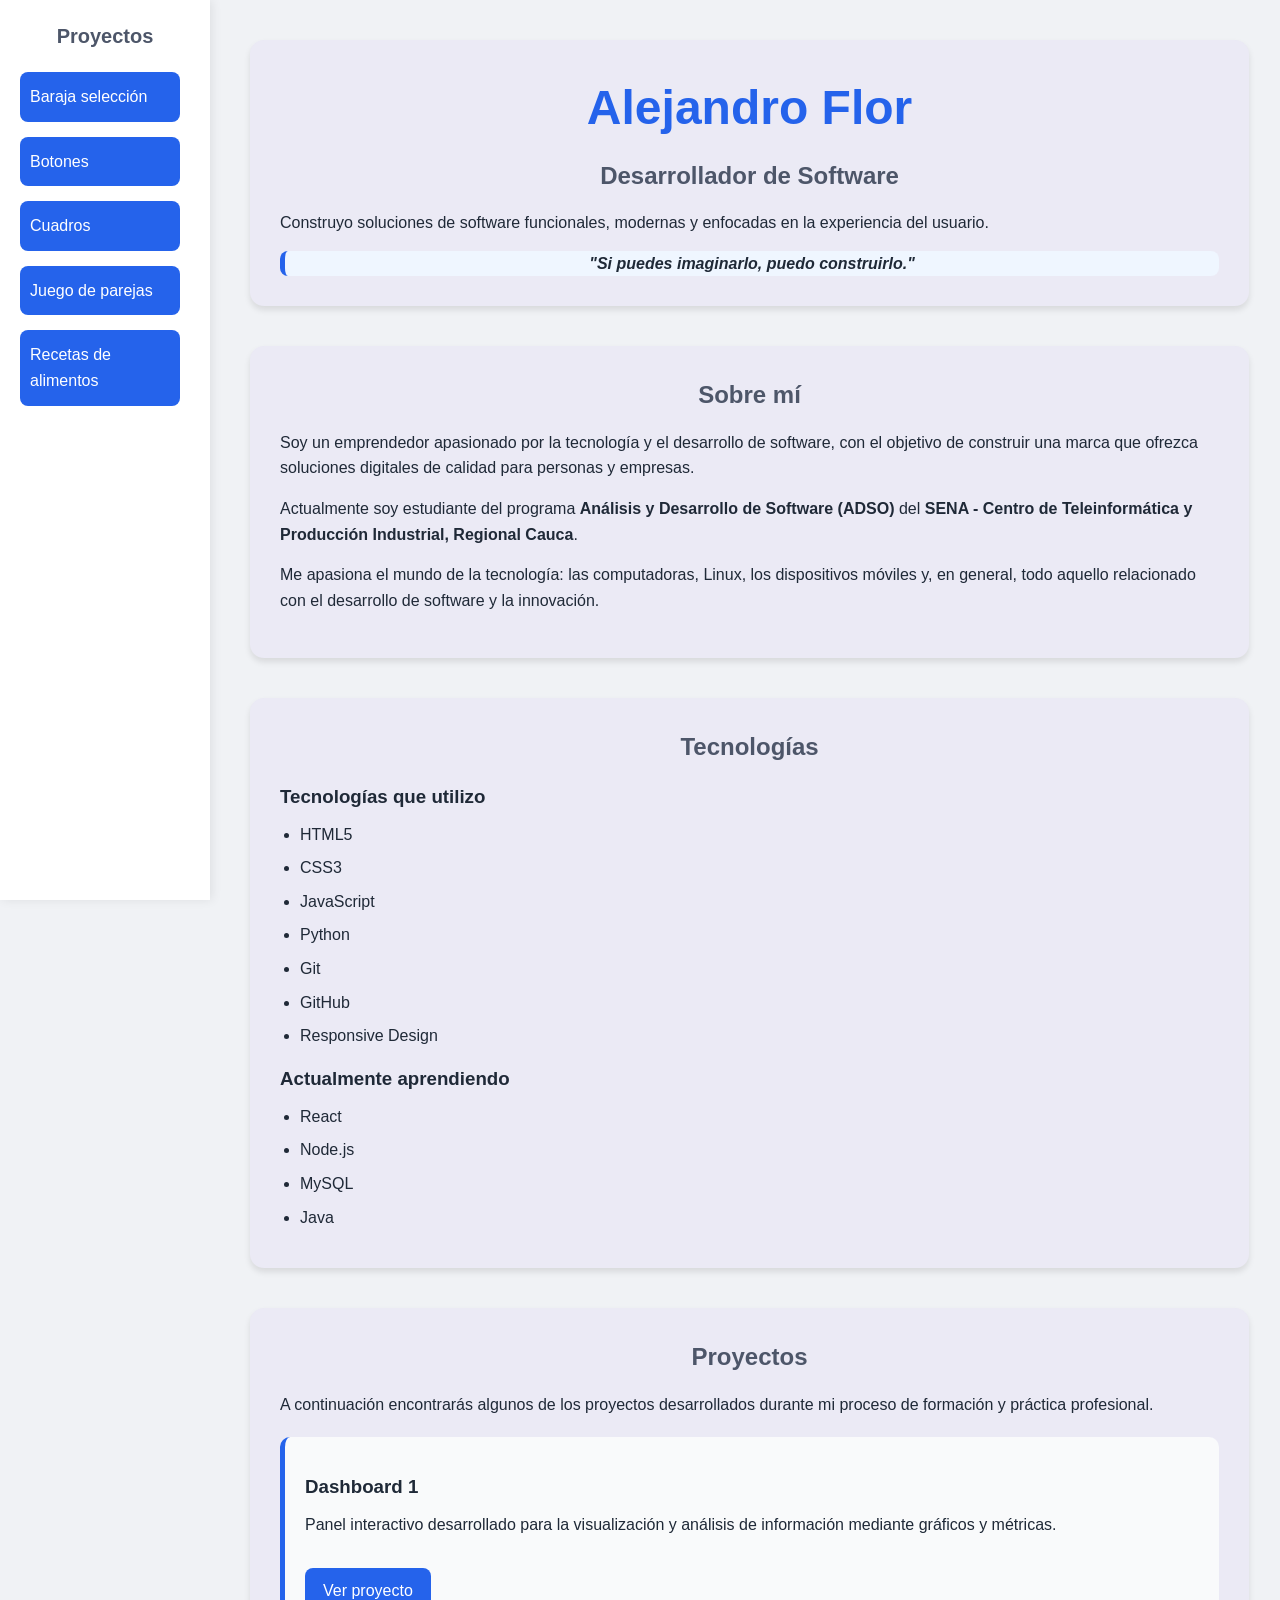
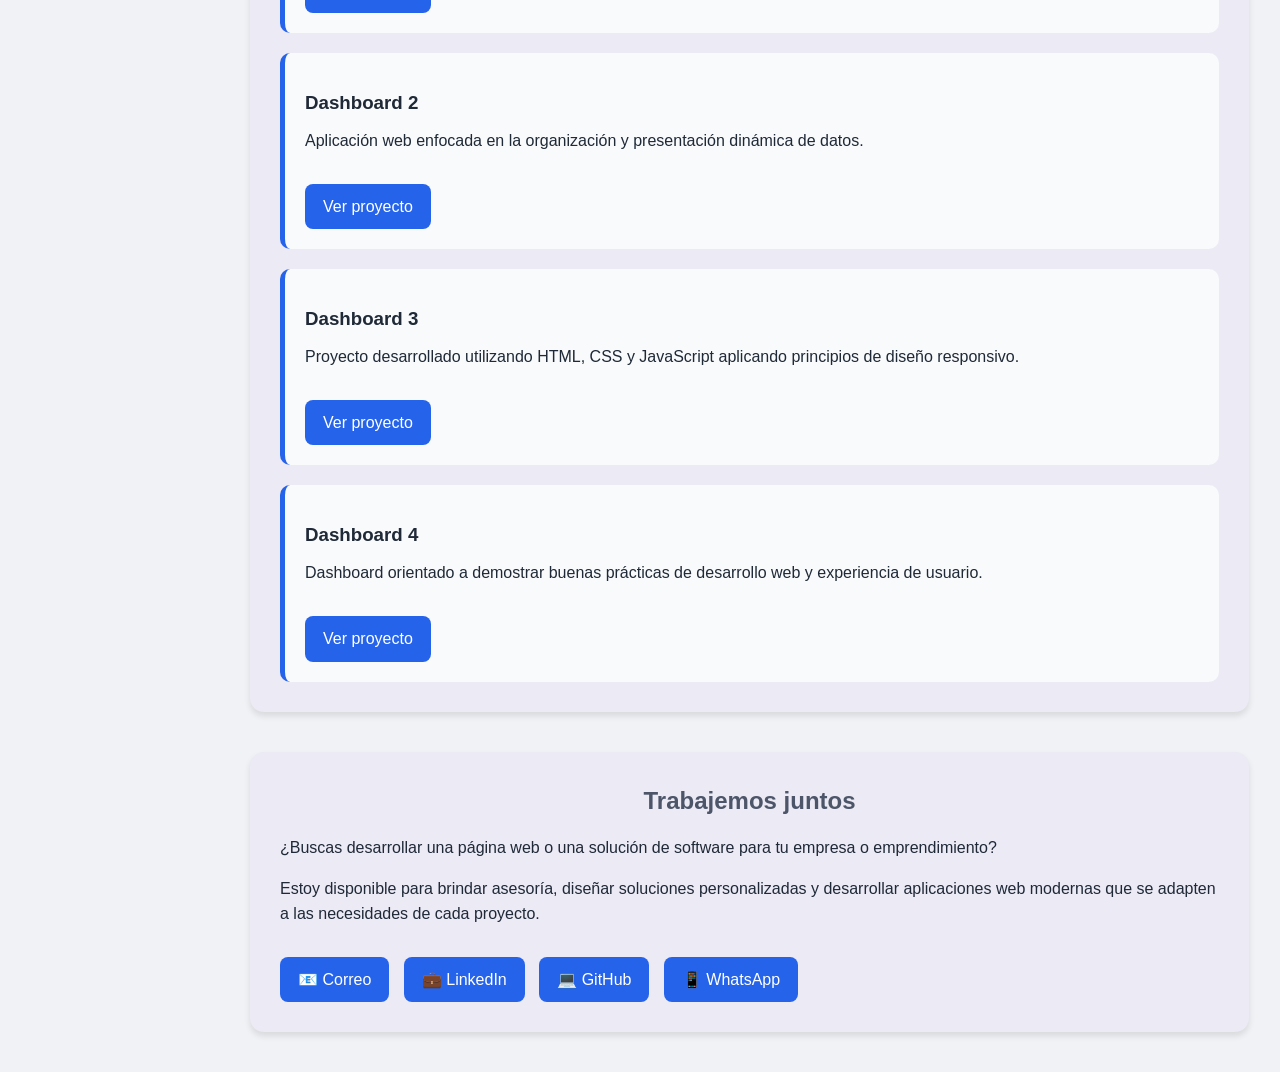
<file: index.html>
<!DOCTYPE html>
<html lang="en">
<head>
    <meta charset="UTF-8">
    <meta name="viewport" content="width=device-width, initial-scale=1.0">
    <title>Document</title>
    <link rel="stylesheet" href="style.css">
</head>
<body>
<div class="layout">

    <aside class="sidebar">

        <h2>Proyectos</h2>

        <a href="baraja_Seleccion/">Baraja selección</a>
        <a href="botones/">Botones</a>
        <a href="classExcersice/">Cuadros</a>
        <a href="GameMemoryMatch/">Juego de parejas</a>
        <a href="selectores_especificos/">Recetas de alimentos</a>

    </aside>

    <main class="content">
        <!-- Aquí va tu contenido principal -->
    


<section id="hero">

    <h1>Alejandro Flor</h1>

    <h2>Desarrollador de Software</h2>

    <p>
        Construyo soluciones de software funcionales, modernas y enfocadas en la
        experiencia del usuario.
    </p>

    <blockquote>
        <strong>"Si puedes imaginarlo, puedo construirlo."</strong>
    </blockquote>

</section>

<section id="sobre-mi">

    <h2>Sobre mí</h2>

    <p>
        Soy un emprendedor apasionado por la tecnología y el desarrollo de software,
        con el objetivo de construir una marca que ofrezca soluciones digitales de
        calidad para personas y empresas.
    </p>

    <p>
        Actualmente soy estudiante del programa
        <strong>Análisis y Desarrollo de Software (ADSO)</strong>
        del <strong>SENA - Centro de Teleinformática y Producción Industrial,
        Regional Cauca</strong>.
    </p>

    <p>
        Me apasiona el mundo de la tecnología: las computadoras, Linux, los
        dispositivos móviles y, en general, todo aquello relacionado con el
        desarrollo de software y la innovación.
    </p>

</section>


<section id="tecnologias">

    <h2>Tecnologías</h2>

    <h3>Tecnologías que utilizo</h3>

    <ul>
        <li>HTML5</li>
        <li>CSS3</li>
        <li>JavaScript</li>
        <li>Python</li>
        <li>Git</li>
        <li>GitHub</li>
        <li>Responsive Design</li>
    </ul>

    <h3>Actualmente aprendiendo</h3>

    <ul>
        <li>React</li>
        <li>Node.js</li>
        <li>MySQL</li>
        <li>Java</li>
    </ul>

</section>


<section id="proyectos">

    <h2>Proyectos</h2>

    <p>
        A continuación encontrarás algunos de los proyectos desarrollados durante
        mi proceso de formación y práctica profesional.
    </p>

    <div class="card">

        <h3>Dashboard 1</h3>

        <p>
            Panel interactivo desarrollado para la visualización y análisis de
            información mediante gráficos y métricas.
        </p>

        <a href="dashboard1/">Ver proyecto</a>

    </div>

    <div class="card">

        <h3>Dashboard 2</h3>

        <p>
            Aplicación web enfocada en la organización y presentación dinámica de
            datos.
        </p>

        <a href="dashboard2/">Ver proyecto</a>

    </div>

    <div class="card">

        <h3>Dashboard 3</h3>

        <p>
            Proyecto desarrollado utilizando HTML, CSS y JavaScript aplicando
            principios de diseño responsivo.
        </p>

        <a href="dashboard3/">Ver proyecto</a>

    </div>

    <div class="card">

        <h3>Dashboard 4</h3>

        <p>
            Dashboard orientado a demostrar buenas prácticas de desarrollo web y
            experiencia de usuario.
        </p>

        <a href="dashboard4/">Ver proyecto</a>

    </div>

</section>

<section id="contacto">

    <h2>Trabajemos juntos</h2>

    <p>
        ¿Buscas desarrollar una página web o una solución de software para tu
        empresa o emprendimiento?
    </p>

    <p>
        Estoy disponible para brindar asesoría, diseñar soluciones personalizadas
        y desarrollar aplicaciones web modernas que se adapten a las necesidades
        de cada proyecto.
    </p>

    <a href="#">📧 Correo</a>
    <a href="#">💼 LinkedIn</a>
    <a href="#">💻 GitHub</a>
    <a href="#">📱 WhatsApp</a>
    </main>
</div>
</section>
</body>
</html>
</file>
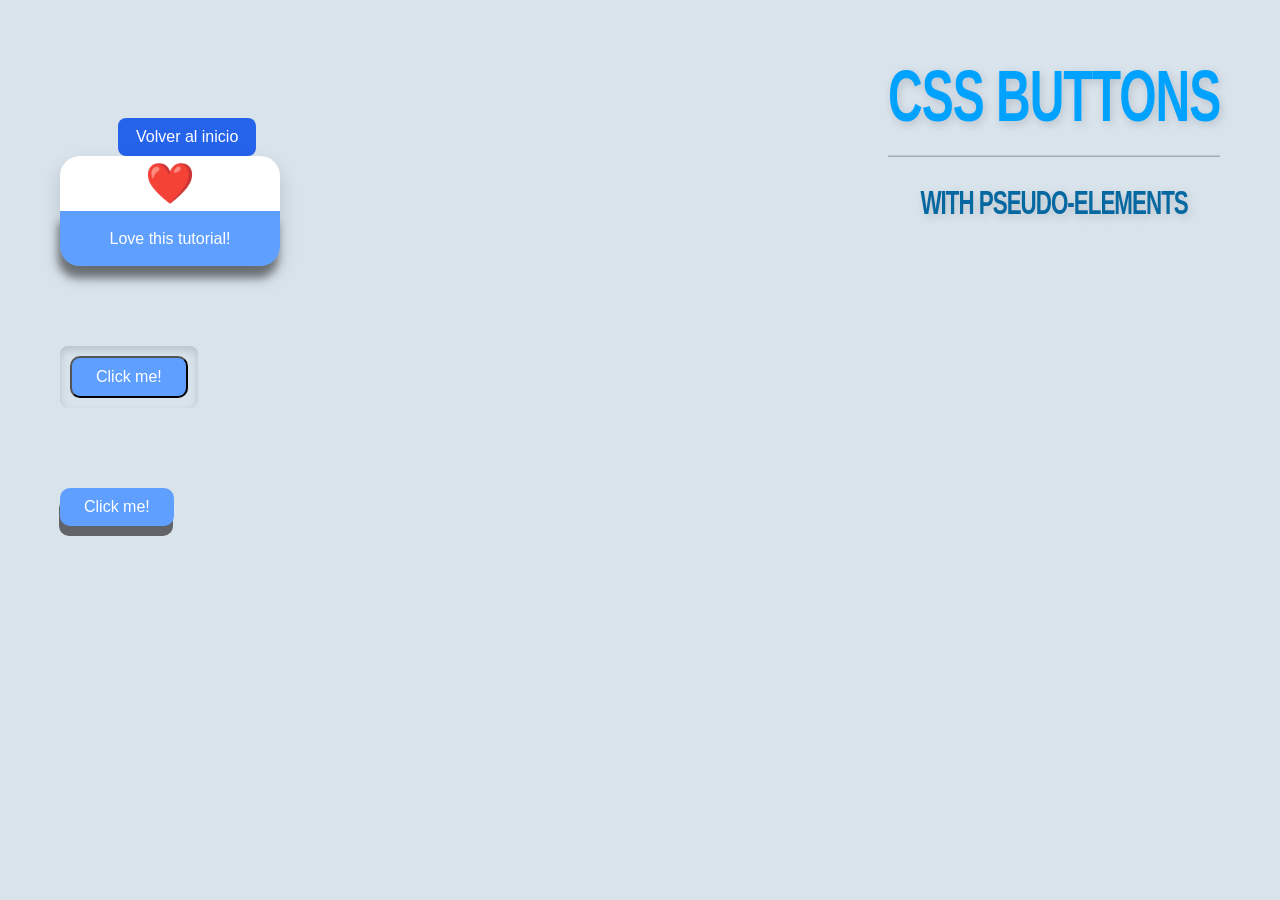
<file: botones/index.html>
<!DOCTYPE html>
<html lang="en">
<head>
    <meta charset="UTF-8">
    <meta name="viewport" content="width=device-width, initial-scale=1.0">
    <title>Document</title>
    <link rel="stylesheet" href="style.css">
</head>
<body>
    <a href="../">Volver al inicio</a>
    <div class="title">
    <h1>CSS BUTTONS</h1>
    <h2>WITH PSEUDO-ELEMENTS</h2>
    </div>
    <div class="container">
    <div class="heart">
                <div class="card-top">
                ❤️
                </div>
            <div class="card-bottom">
                <button>Love this tutorial!</button>
            </div>  
        </div>

    <div class="MeDiv">
    <Button class="Me">Click me!</BUtton>
        </div>
    <div class="Mediv2">
        <Button class="Me2">Click me!</BUtton>
    </div>
    </div>    
</body>
</html>
</file>
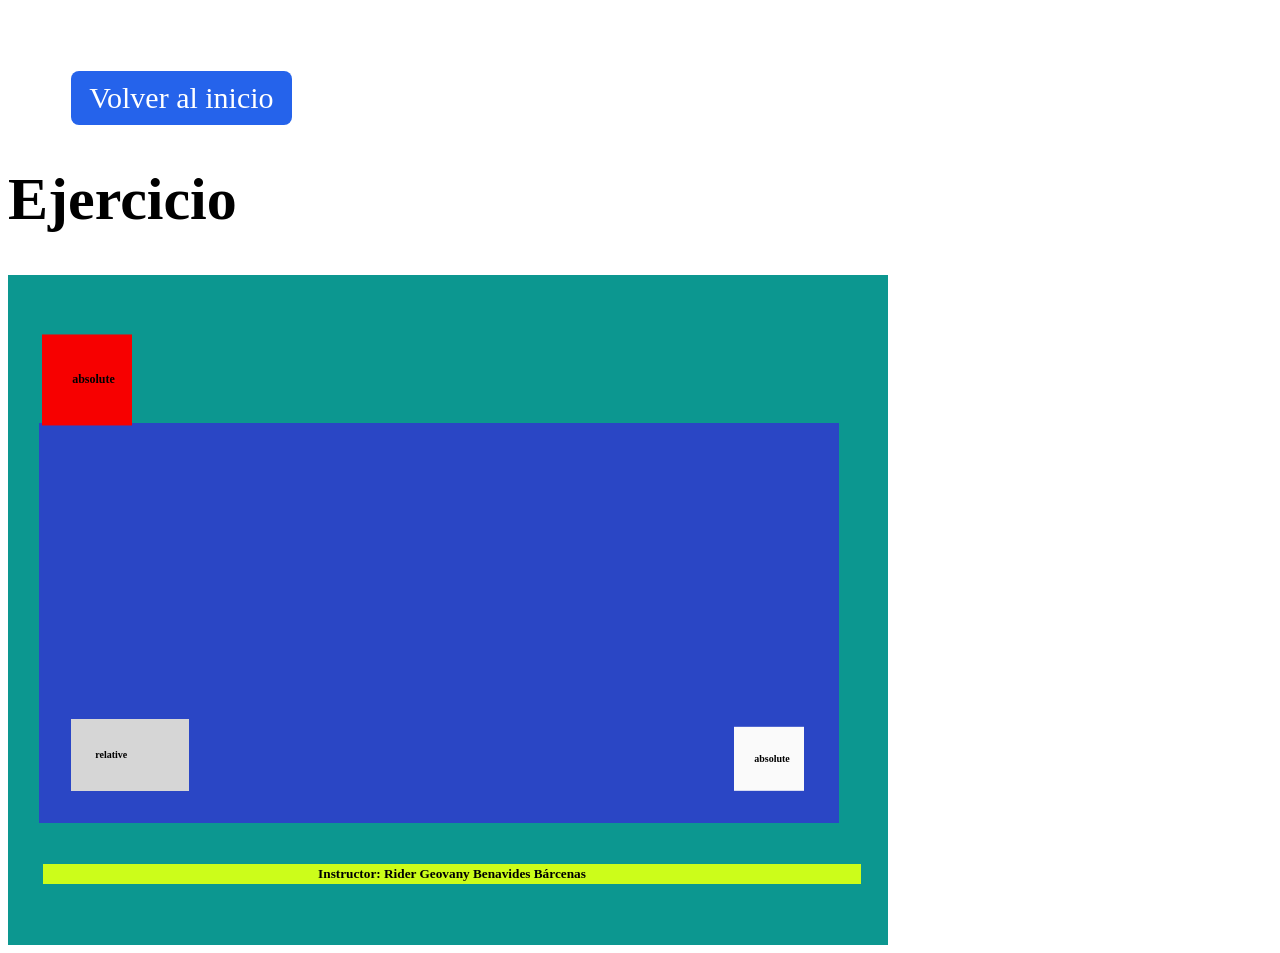
<file: classExcersice/index.html>
<!DOCTYPE html>
<html lang="en">
<head>
    <meta charset="UTF-8">
    <meta name="viewport" content="width=device-width, initial-scale=1.0">
    <title>Document</title>
    <link rel="stylesheet" href="style.css">
</head>
<body>
    <a href="../">Volver al inicio</a>
    <h1>Ejercicio</h1>
    <div class="green">
        
        <div class="blue">
            <div class="red">
                <h1>relative </h1> </div>
            <div class="white">
                <h1>absolute</h1>
            </div>
            <div class="brown">
                <h1>absolute</h1>
            </div>            
        </div>
        <div class="yelow">
                <h5>Instructor: Rider Geovany Benavides Bárcenas</h5>
        </div>

    </div>
    
</body>
</html>
</file>
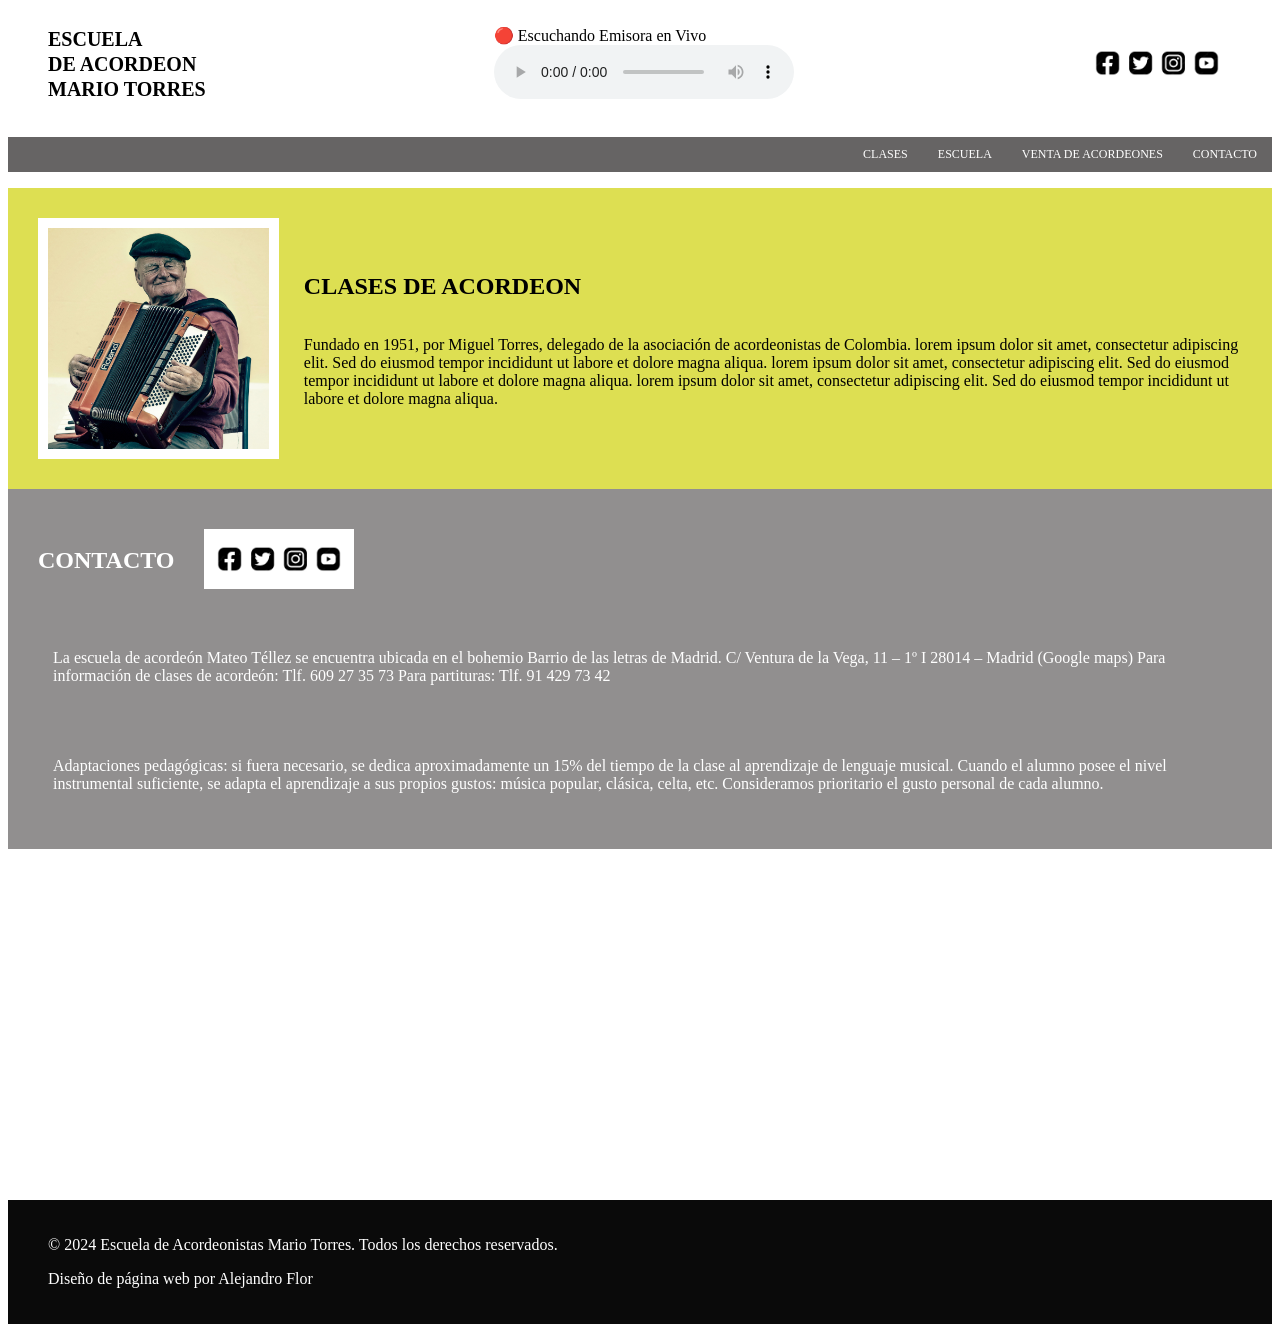
<file: flex/index.html>
<!DOCTYPE html>
<html lang="en">
<head>
    <meta charset="UTF-8">
    <meta name="viewport" content="width=device-width, initial-scale=1.0">
    <title>Document</title>
    <link rel="stylesheet" href="style.css">
</head>
<body>
    <header>
    <section role="banner" class="banner">
    <!-- Nueva caja contenedora para agrupar los títulos a la izquierda -->
    <div class="texto-banner">
        <h1>ESCUELA</h1>
        <h1>DE ACORDEON</h1>
        <h1>MARIO TORRES</h1>
    </div>
    <figure class="reproductor-radio">
    <figcaption>🔴 Escuchando Emisora en Vivo</figcaption>
    <!-- Reemplaza el src con la URL de streaming real de tu emisora -->
    <audio src="https://servidor.com" controls class="radio-audio">
        Tu navegador no soporta la reproducción de radio.
    </audio>
</figure>
    <!-- El aside se moverá solo hacia la derecha -->
    <aside>
        <img src="logos.avif" alt="logo redes sociales" class="logo_redes">
    </aside>
</section>

            <nav role="navigation" class="nav">
            <ul>
                <li><a href="#">CLASES</a></li>
                <li><a href="#">ESCUELA</a></li>
                <li><a href="#">VENTA DE ACORDEONES</a></li>
                <li><a href="#">CONTACTO</a></li>
            </ul>
        </nav>
    </header>
    <section role="main" class="main">
        <img src="acordeonero.jpg" alt="imagen1" class="imagen1">
        <article class="clases">
            <h2>CLASES DE ACORDEON</h2>
            <p>Fundado en 1951, por Miguel Torres, delegado de la asociación de acordeonistas de Colombia. lorem ipsum dolor sit amet, consectetur adipiscing elit. Sed do eiusmod tempor incididunt ut labore et dolore magna aliqua. lorem ipsum dolor sit amet, consectetur adipiscing elit. Sed do eiusmod tempor incididunt ut labore et dolore magna aliqua. lorem ipsum dolor sit amet, consectetur adipiscing elit. Sed do eiusmod tempor incididunt ut labore et dolore magna aliqua.</p>
        </article>
        
    </section>
    <section role="contacto" class="contacto">
        <h2>CONTACTO</h2>
        <aside>
            <img src="logos.avif" alt="logo redes sociales" class="logo_redes">
        </aside>
        <article>
            <p>La escuela de acordeón Mateo Téllez se encuentra ubicada en el bohemio Barrio de las letras de Madrid.

            C/ Ventura de la Vega, 11 – 1º I 28014 – Madrid (Google maps)
            Para información de clases de acordeón:
            Tlf. 609 27 35 73
            Para partituras:
            Tlf. 91 429 73 42</p>
        </article>
        <article>
            <p>Adaptaciones pedagógicas: si fuera necesario, se dedica aproximadamente un 15% del tiempo de la clase al aprendizaje de lenguaje musical. Cuando el alumno posee el nivel instrumental suficiente, se adapta el aprendizaje a sus propios gustos: música popular, clásica, celta, etc. Consideramos prioritario el gusto personal de cada alumno.</p>
        </article>
    </section>
    <figure>
        <iframe width="560" height="315" src="https://www.youtube.com/embed/dP5iDC8fxUw?si=Lh_7sx41E6pMQVNy" title="YouTube video player" frameborder="0" allow="accelerometer; autoplay; clipboard-write; encrypted-media; gyroscope; picture-in-picture; web-share" referrerpolicy="strict-origin-when-cross-origin" allowfullscreen></iframe>
</figure>
    <footer role="contentinfo" class="footer">
        <section class="footer">
            <p>© 2024 Escuela de Acordeonistas Mario Torres. Todos los derechos reservados.</p>
            <p>Diseño de página web por Alejandro Flor</p>
        </section>
    </footer>
</body>
</html>
</file>
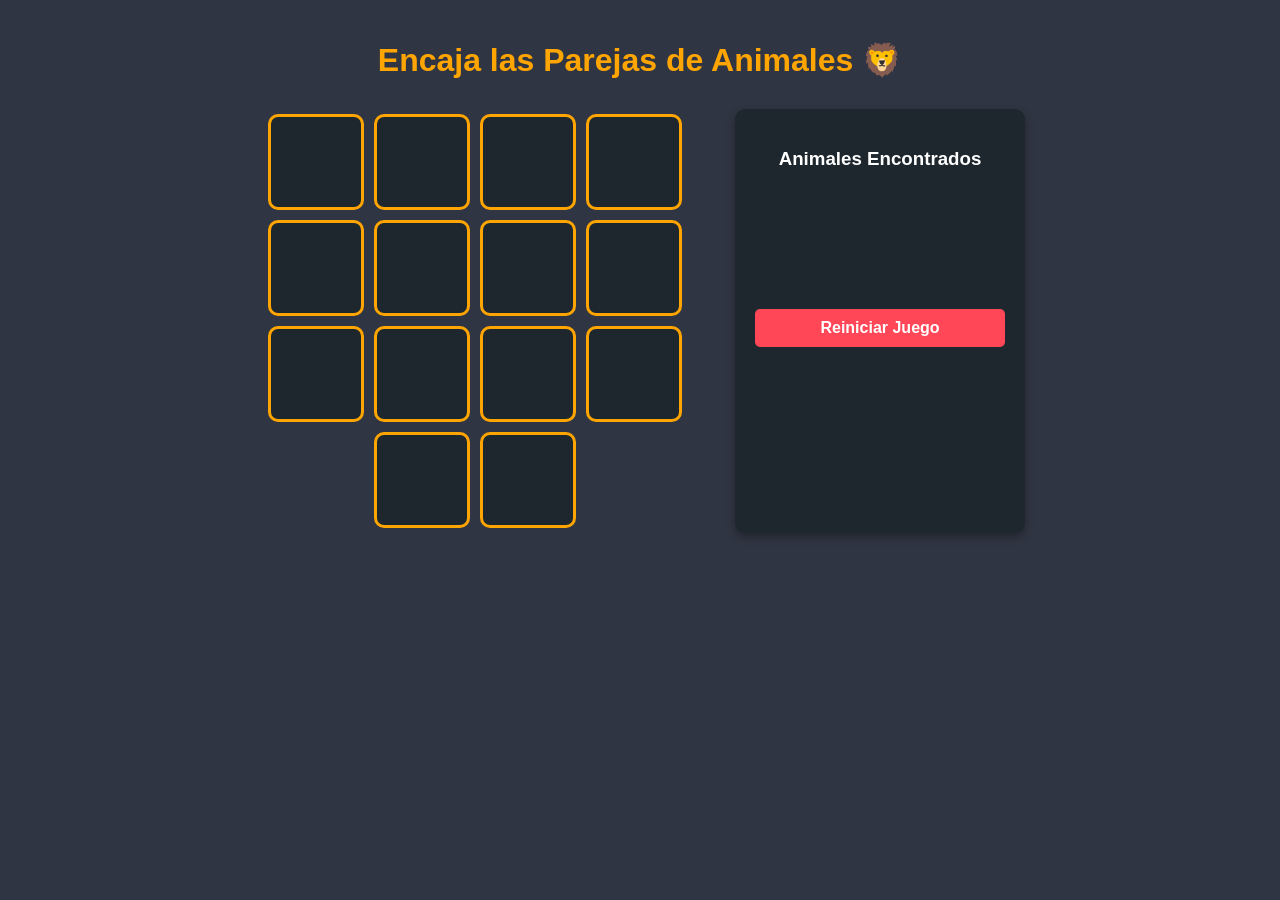
<file: GameMemoryMatch/index.html>
<!DOCTYPE html>
<html lang="es">
<head>
    <meta charset="UTF-8">
    <meta name="viewport" content="width=device-width, initial-scale=1.0">
    <title>Juego de Memoria: Parejas de Animales</title>
    <link rel="stylesheet" href="style.css">
</head>
<body>

    <h1>Encaja las Parejas de Animales 🦁</h1>
    
    <div class="game-container">
        <!-- Tablero Principal del Juego (14 tarjetas) -->
        <div class="board" id="board"></div>

        <!-- Panel Lateral de Progreso -->
        <div class="progress-panel">
            <h3>Animales Encontrados</h3>
            <div id="found-list" class="found-list"></div>
            <button onclick="reiniciarJuego()" class="btn-reset">Reiniciar Juego</button>
        </div>
    </div>

    <script>
        // Arreglado: Eliminado el espacio inválido en el nombre de la variable
        const animalesBase = ['🦁', '🐸', '🐍', '🕷️', '🦍', '🦊', '🦉'];
        let animales = [...animalesBase, ...animalesBase];
        
        let tarjetasVolteadas = [];
        let bloqueado = false;

        // Función para mezclar las tarjetas aleatoriamente
        function mezclar(array) {
            return array.sort(() => Math.random() - 0.5);
        }

        // Inicializar el tablero
        function crearTablero() {
            const tablero = document.getElementById('board');
            tablero.innerHTML = '';
            document.getElementById('found-list').innerHTML = '';
            
            mezclar(animales);

            animales.forEach((animal, indice) => {
                const tarjeta = document.createElement('div');
                tarjeta.classList.add('card');
                tarjeta.dataset.animal = animal;
                tarjeta.dataset.indice = indice;
                
                // Texto oculto inicialmente mediante CSS personalizado
                tarjeta.innerHTML = `<span class="emoji-hidden">${animal}</span>`;
                
                tarjeta.addEventListener('click', voltearTarjeta);
                tablero.appendChild(tarjeta);
            });
        }

        function voltearTarjeta() {
            if (bloqueado) return;
            if (this.classList.contains('flipped') || this.classList.contains('matched')) return;

            // Mostrar el animal añadiendo la clase CSS
            this.classList.add('flipped');
            tarjetasVolteadas.push(this);

            if (tarjetasVolteadas.length === 2) {
                revisarMatch();
            }
        }

        function revisarMatch() {
            bloqueado = true;
            const [tarjeta1, tarjeta2] = tarjetasVolteadas;

            if (tarjeta1.dataset.animal === tarjeta2.dataset.animal) {
                // ¡Hubo Match!
                setTimeout(() => {
                    // Desaparecen del tablero conservando el espacio físico (visibility: hidden)
                    tarjeta1.classList.add('matched');
                    tarjeta2.classList.add('matched');

                    // Aparece en el listado de encontrados (display: inline-block)
                    agregarAListaEncontrados(tarjeta1.dataset.animal);

                    tarjetasVolteadas = [];
                    bloqueado = false;
                    verificarVictoria();
                }, 600);
            } else {
                // No hubo match: Se vuelven a ocultar un segundo más tarde
                setTimeout(() => {
                    tarjeta1.classList.remove('flipped');
                    tarjeta2.classList.remove('flipped');
                    tarjetasVolteadas = [];
                    bloqueado = false;
                }, 1000);
            }
        }

        function agregarAListaEncontrados(animal) {
            const lista = document.getElementById('found-list');
            const item = document.createElement('div');
            item.classList.add('found-item');
            item.innerText = animal;
            lista.appendChild(item);
        }

        function verificarVictoria() {
            const totalMatched = document.querySelectorAll('.card.matched').length;
            if (totalMatched === animales.length) {
                setTimeout(() => {
                    alert('¡Felicidades! Has encontrado todas las parejas 🎉');
                }, 500);
            }
        }

        function reiniciarJuego() {
            tarjetasVolteadas = [];
            bloqueado = false;
            crearTablero();
        }

        // Arrancar juego automáticamente al cargar la página
        crearTablero();
    </script>
</body>
</html>
</file>
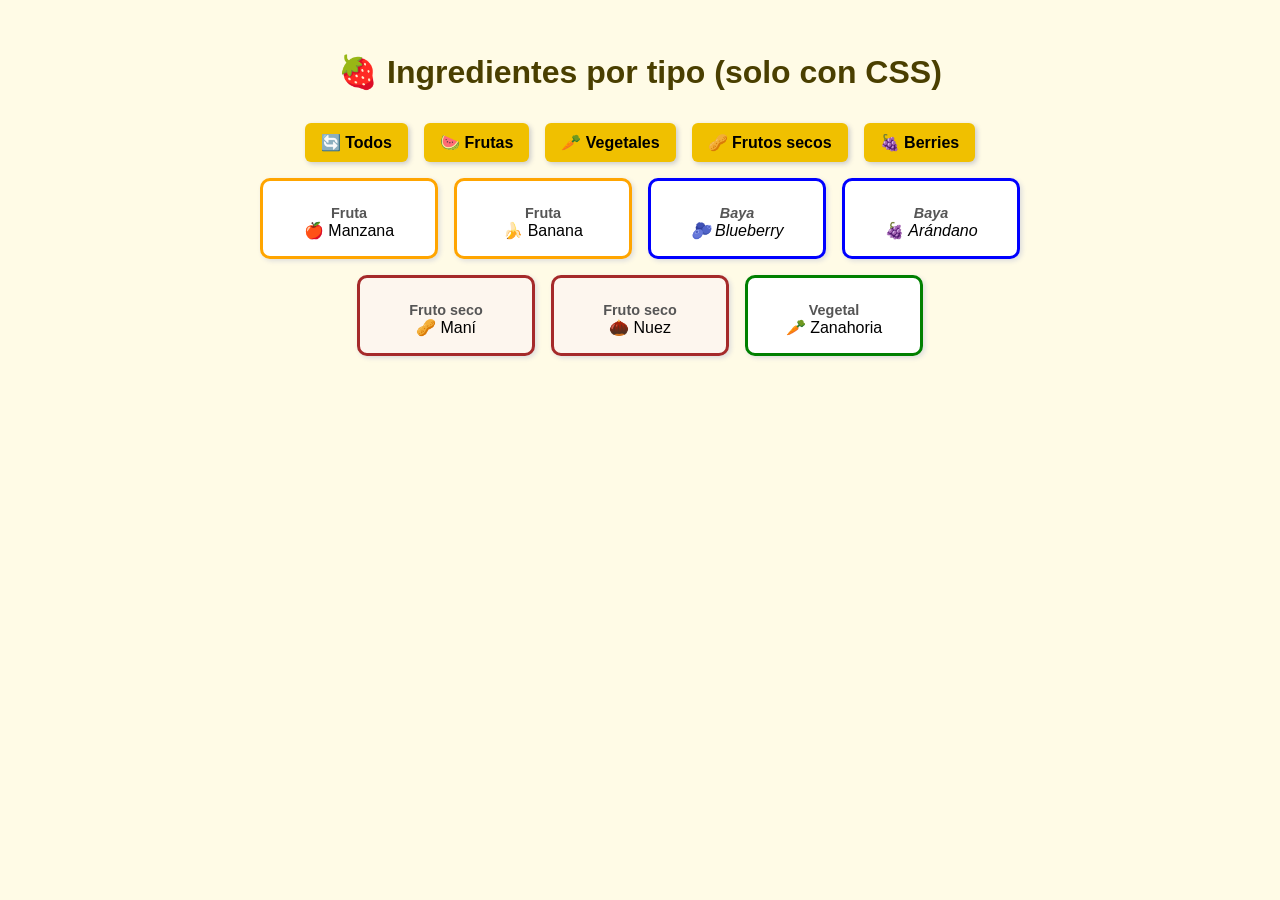
<file: selectores_especificos/index.html>
<!DOCTYPE html>
<html lang="en">
<head>
    <meta charset="UTF-8">
    <meta name="viewport" content="width=device-width, initial-scale=1.0">
    <title>Document</title>
    <link rel="stylesheet" href="style.css">
</head>
<body>
    <h1>🍓 Ingredientes por tipo (solo con CSS)</h1>

    <!-- Botones -->
    <div class="acciones">
        <a href="#todo">🔄 Todos</a>
        <a href="#frutas">🍉 Frutas</a>
        <a href="#vegetales">🥕 Vegetales</a>
        <a href="#dry">🥜 Frutos secos</a>
        <a href="#berries">🍇 Berries</a>
    </div>

    <!-- Targets -->
    <div id="todo"></div>
    <div id="frutas"></div>
    <div id="vegetales"></div>
    <div id="dry"></div>
    <div id="berries"></div>

    <!-- Ingredientes -->
    <div class="ingredientes">
        <div class="item fruta">
            <strong>Fruta</strong> 🍎 Manzana
        </div>
        <div class="item fruta">
            <strong>Fruta</strong> 🍌 Banana
        </div>
        <div class="item berry">
            <strong>Baya</strong> 🫐 Blueberry
        </div>
        <div class="item berry">
            <strong>Baya</strong> 🍇 Arándano
        </div>
        <div class="item dry">
            <strong>Fruto seco</strong> 🥜 Maní
        </div>
        <div class="item dry">
            <strong>Fruto seco</strong> 🌰 Nuez
        </div>
        <div class="item vegetal">
            <strong>Vegetal</strong> 🥕 Zanahoria
        </div>
    </div>

</body>
</html>
</file>
<file: style.css>
/* ======== Estilos Generales ======== */

*{
    margin:0;
    padding:0;
    box-sizing:border-box;
}

body{
    font-family: "Segoe UI", Tahoma, Geneva, Verdana, sans-serif;
    background:#f0f2f5;
    color:#1f2937;
    line-height:1.6;
}

/* ======== Contenedor ======== */

section{ 
    width:97%;
    margin:40px 0%;
    padding:30px;
    background:#ebeaf5;
    border-radius:14px;
    box-shadow:0 4px 6px rgba(0,0,0,.1);
}

/* ======== Títulos ======== */

h1{
    font-size:3rem;
    color:#2563eb;
    margin-bottom:10px; 
    text-align: center;
}

h2{
    margin-bottom:15px;
    color:#4d5669;
    text-align: center;
}

h3{
    margin:15px 0 10px;
}

/* ======== Texto ======== */

p{
    margin-bottom:15px;
}

/* ======== Listas ======== */

ul{
    padding-left:20px;
}

li{
    margin:8px 0;
}

/* ======== Tarjetas ======== */

.card{
    margin-top:20px;
    padding:20px;

    background:#f9fafb;

    border-left:5px solid #2563eb;

    border-radius:10px;
}

/* ======== Botones ======== */

a{
    display:inline-block;

    margin-top:15px;
    margin-right:10px;

    padding:10px 18px;

    background:#2563eb;
    color:white;

    text-decoration:none;

    border-radius:8px;

    transition:.3s;
}

a:hover{
    background:#1d4ed8;
    transform:translateY(-2px);
}

/* ======== Frase destacada ======== */

blockquote{
    text-align: center;
    margin-top:2px;
    padding:0%;
    background:#eff6ff;
    border-left:5px solid #2563eb;
    border-radius:8px;
    font-style:italic;
}

/* ===== Layout general ===== */

.layout{
    display:grid;
    grid-template-columns:250px 1fr;
    min-height:100vh;
}

/* ===== Sidebar ===== */

.sidebar{
    width:210px;
    background:#ffffff;
    padding:20px;
    box-shadow:2px 0 10px rgba(0,0,0,0.08);
    position:sticky;
    top:0;
    height:100vh;
}

.sidebar h2{
    margin-bottom:20px;
    font-size:20px;
}

/* ===== Links ===== */

.sidebar a{
    display:block;

    padding:12px 10px;
    margin-bottom:10px;
    text-decoration:none;
    color:#ffffff;
    border-radius:8px;
    transition:0.2s;
}

.sidebar a:hover{
    background:#2563eb;
    color:white;
    transform:translateX(5px);
}

@media (max-width: 768px){

    .layout{
        grid-template-columns: 1fr;
    }

    .sidebar{
        position: relative;
        width: 100%;
        height: auto;
        border-radius:14px;
        box-shadow:0 4px 6px rgba(0,0,0,.1);
    }

    .content{
        padding:15px;
    }

    .sidebar a{
        display:inline-block;
        margin:5px;
        box-shadow:0 4px 6px rgba(0,0,0,.1);
    }
}
</file>
<file: botones/style.css>
body{
    position: relative;
    background-color: rgb(217, 227, 236);
    font-family: Arial;
    margin: 0;
    padding: 60px;
    
}

/* Ambos títulos comparten estilos */
h1, h2{
    text-align: center;
    text-shadow: 2px 2px 8px rgba(0, 0, 0, 0.15);
    letter-spacing: -1px; /*Espacio entre letras*/
    transform: scaleY(1.5); /*Altura de las letras*/
    
}

h1{
    color: rgb(0, 162, 255);
    font-size: 3rem;
    font-weight: bold;
    
}
.title{
    position: absolute;
    top: 40px;
    right: 60px;
    display: inline-block;
    text-align: center;
    margin-left: auto;
}

h2{
    color: rgb(6, 104, 161);
    
    font-size: 1.4rem;
    margin-top: 50px; 
    font-weight: bold;
}
h1::after{
    content: "";
    display: block;
    height: 1px;
    background: rgba(0,0,0,.25);
    margin-top: 12px;
    width: 100%;
}
.container{
    display: flex;
    flex-direction: column;
    gap: 80px;
    align-items: flex-start;
}

.heart{
    width: 220px;
    height: 110px;
    background: white;
    border-radius: 20px;
    box-shadow: 0 10px 20px rgba(0, 0, 0, 0.15);

    display: flex;
    flex-direction: column;
    
}

.card-top{
    flex: 2;                 /* Parte superior más grande */
    display: flex;
    justify-content: center;
    align-items: center;
    font-size: 40px;
}

.card-bottom{
    flex: 2;
    display: flex;
    justify-content: center;
    align-items: center;
    background: #5e9fff;

    border-radius: 0 0 20px 20px;

    box-shadow:
    -2px 12px 8px rgba(0,0,0,.45);
}

.card-bottom button{
    background: #5e9fff;
    color: white;
    border: none;
    padding: 12px 24px;
    border-radius: 10px;
    cursor: pointer;
    font-size: 16px;
}
.MeDiv{
    display: inline-block;
    background: transparent;
    padding: 10px;
    border-radius: 8px;
    box-shadow:
       inset 0 4px 8px rgba(0,0,0,.15);
}

.Me{
    background: #5e9fff;
    color: white;
    padding: 10px 24px;
    border-radius: 8px;
    font-size: 16px;
    border-radius: 10px;
}
.Me2{
    background: #5e9fff;
    color: white;
    padding: 10px 24px;
    border-radius: 10px;
    font-size: 16px;
    border: none;      /* 👈 esto quita el borde */
    box-shadow:
        -1px 10px 0px rgba(0, 0, 0, 0.555);
}

a{
    display:inline-block;
    margin-top:5%;
    margin-left:5%;
    padding:10px 18px;
    background:#2563eb;
    color:white;
    text-decoration:none;
    border-radius:8px;
    transition:.3s;
}

a:hover{
    background:#1d4ed8;
    transform:translateY(-2px);
}
</file>
<file: classExcersice/style.css>
.green {
    margin-right: auto;
    position: relative;
    height: 70px;
    width: 280px;              /* Añadido 'px' */
    padding: 300px;            /* Añadido 'px'. Nota: 500px de padding haría la caja gigante (1000px+), 250px es más balanceado */
    background-color: rgb(12, 151, 144); /* Cambiado 'color' por 'background-color' */
}
body{
    font-size: 30px;
}
.blue {
    position: absolute;
    margin-right: 10px;
    width: 800px;
    height: 400px;
    background-color: rgb(42, 70, 197);
    top: 52%;
    left: 39%;
    transform: translate(-39%, -50%);
}
.white{
    position: absolute;
    font-size: 5px;
    width: 30px;
    padding: 20px;
    background-color: rgb(250, 250, 250);
    bottom: 0%;
    right: 0%;
    transform: translate(-50%, -50%);
}
.brown{
    position: absolute;
    font-size: 6px;
    width: 30px;
    padding: 30px;
    background-color: rgb(247, 0, 0);
    bottom: 88%;
    left: 6%;
    transform: translate(-50%, -50%);
}

.red{
    position: absolute;
    font-size: 5px;
    background-color: rgb(214, 214, 214);
    padding: 3%;
    width: 100%;
    width: 70px; 
    bottom: 8%;
    left: 4%;
}
.yelow{
    position: absolute;
    font-size: 16px;
    text-align: center;
    background-color: rgb(204, 253, 26);
    padding: 2px 1%;
    width: 10%;
    width: 800px; 
    bottom: 09%;
    left: 4%;
}
.yelow h5 {
    margin: 0; 
    padding: 0;
}
a{
    display:inline-block;
    margin-top:5%;
    margin-left:5%;
    padding:10px 18px;
    background:#2563eb;
    color:white;
    text-decoration:none;
    border-radius:8px;
    transition:.3s;
}

a:hover{
    background:#1d4ed8;
    transform:translateY(-2px);
}
</file>
<file: flex/style.css>
.logo_redes{
    width: 150px;
    
}
.nav{
    background-color: #666464;   
}

.nav ul {
display: flex;            
    flex-direction: row; 
    justify-content: flex-end; 
    justify-content: Arial;
    list-style: none;       
}
.nav a {
    color: white;             
    text-decoration: none;    
    padding: 10px 15px;       
    display: block;
    font-size: 12px;
}
.nav a:hover {
    color: #d1d416bd;         
}
.banner {
    display: flex;               /* Activamos Flexbox en el banner */
    flex-direction: row;         /* Coloca el bloque de texto y el aside en fila horizontal */
    justify-content: space-between; /* ¡ESTA ES LA MAGIA! Empuja el texto a la izquierda y el aside a la derecha */
    align-items: center;         /* Centra verticalmente los títulos y el logo para que se vean alineados */
    padding: 2px 40px;          /* Añade espacio interno arriba/abajo y a los lados */
}
.texto-banner {
    display: flex;
    flex-direction: column;      /* Mantiene los tres <h1> apilados uno abajo del otro */
    text-align: left; 
               /* Alinea el texto a la izquierda */
}
.texto-banner h1 {
    margin: 1px 0;
    font-size: 20px;             /* Puedes ajustar el tamaño de tus letras aquí */
}
.main {
    background-color: #d1d416bd; /* Fondo amarillo/verde */
    display: flex;
    flex-direction: row;        /* Pone la imagen y el cuadrito en fila */
    align-items: center;        /* Alinea verticalmente al centro la imagen y el cuadrito */
    padding: 30px;              /* Espacio interno para que nada toque las orillas del fondo amarillo */
    gap: 25px;                  /* ¡ESTO SEPARA LA IMAGEN DEL CUADRITO! */
}

.clases{
    display: flex;
    flex-direction: column;
    
}
.contacto {
    background-color: #918f8f;
    display: flex;
    flex-direction: row;       /* Los tratamos inicialmente como una fila */
    flex-wrap: wrap;           /* ¡CLAVE! Permite que los elementos bajen al segundo piso */
    align-items: center;        /* Alinea verticalmente al centro la imagen y el cuadrito */
    padding: 30px;
    gap: 20px;                 /* Espaciado entre todos los elementos */
}

/* 2. Forzamos los elementos de la fila superior */
.contacto h2 {
    order: 1;                  /* Aparece primero */
    margin: 0;
    color: white;
}

.contacto aside {
    order: 2;                  /* Aparece segundo (a la derecha del H2) */
    margin: 10px;         /* Asegura que se pegue por completo a la derecha */
}

/* 3. Forzamos los artículos a ir abajo y ocupar todo el ancho */
.contacto article {
    order: 3;                  /* Al tener un número mayor, bajan automáticamente al segundo piso */
    flex-basis: 100%;          /* ¡CLAVE! Al medir el 100%, obligan a romper la fila y ponerse abajo */
    padding: 10px 15px;
    border-radius: 4px;
    color: white;
    margin: 0;
}
.imagen1{
    width: 20%;
    height: 20%;
    border: 10px solid #ffffff;  /* Grosor (5px), estilo (sólido) y color (blanco) */
    box-sizing: border-box;     /* Evita que el marco sume tamaño extra a la imagen */
}
footer {
    background-color: #0a0a0a;
    color: white;
    text-align: left;
    padding: 20px 40px; 
}
</file>
<file: GameMemoryMatch/style.css>
body {
    background-color: #2f3542;
    color: #ffffff;
    font-family: 'Segoe UI', Tahoma, Geneva, Verdana, sans-serif;
    text-align: center;
    margin: 0;
    padding: 20px;
}

h1 {
    color: #ffa502;
    margin-bottom: 30px;
}

.game-container {
    display: flex;
    justify-content: center;
    gap: 40px;
    max-width: 900px;
    margin: 0 auto;
    flex-wrap: wrap;
}

/* TABLERO EN BLOQUE */
.board {
    width: 440px; 
    display: block; 
}

.card {
    display: inline-block; 
    width: 90px;
    height: 90px;
    background-color: #1e272e;
    border: 3px solid #ffa502;
    border-radius: 10px;
    margin: 5px;
    font-size: 40px;
    line-height: 90px; 
    text-align: center;
    cursor: pointer;
    vertical-align: top;
    transition: background-color 0.3s;
}

.card:hover {
    background-color: #3d4d5a;
}

/* LÓGICA DE DISPLAY Y VISIBILITY */
.card .emoji-hidden {
    display: none;
}

.card.flipped {
    background-color: #57606f;
    border-color: #2ed573;
}

.card.flipped .emoji-hidden {
    display: block; 
}

/* Conserva el espacio físico del tablero al hacer match */
.card.matched {
    visibility: hidden !important;
}

/* PANEL LATERAL */
.progress-panel {
    background-color: #1e272e;
    border-radius: 10px;
    padding: 20px;
    width: 250px;
    min-height: 200px;
    box-shadow: 0 4px 10px rgba(0,0,0,0.3);
}

.found-list {
    margin-top: 15px;
    min-height: 100px;
}

.found-item {
    display: inline-block;
    font-size: 35px;
    margin: 5px;
    background-color: #2ed573;
    padding: 5px;
    border-radius: 5px;
    animation: aparecer 0.4s ease-out;
}

.btn-reset {
    background-color: #ff4757;
    color: white;
    border: none;
    padding: 10px 20px;
    font-size: 16px;
    font-weight: bold;
    border-radius: 5px;
    cursor: pointer;
    margin-top: 20px;
    width: 100%;
}

.btn-reset:hover {
    background-color: #ff6b81;
}

@keyframes aparecer {
    from { transform: scale(0); }
    to { transform: scale(1); }
}
</file>
<file: selectores_especificos/style.css>
body {
    font-family: 'Segoe UI', sans-serif;
    background: #fffbe6;
    padding: 2rem;
    max-width: 900px;
    margin: auto;
}

h1 {
    text-align: center;
    color: #4a3f00;
}

.acciones {
    display: flex;
    flex-wrap: wrap;
    justify-content: center;
    gap: 1rem;
    margin: 2rem 0 1rem;
}

.acciones a {
    background: #f0c000;
    color: #000;
    padding: 0.6rem 1rem;
    border-radius: 6px;
    text-decoration: none;
    font-weight: bold;
    box-shadow: 2px 2px 5px #ccc;
    transition: 0.3s;
}

.acciones a:hover {
    background: #e0b000;
}

.ingredientes {
    display: flex;
    flex-wrap: wrap;
    gap: 1rem;
    justify-content: center;
    margin-top: 1rem;
}
.item {
    background: #fff;
    border: 3px solid #ccc;
    border-radius: 10px;
    padding: 1rem;
    width: 140px;
    text-align: center;
    box-shadow: 2px 2px 5px #ddd;
    position: relative;
    transition: 0.3s;
}

.item strong {
    display: block;
    margin-top: 0.5rem;
    font-size: 0.9rem;
    color: #555;
}

/* Colores por tipo */
.fruta   { border-color: orange; }
.vegetal { border-color: green; }
.dry     { border-color: brown; background: #fdf6ee; }
.berry   { border-color: blue; font-style: italic; }

/* OCULTAR TODOS por defecto al usar filtros */
#frutas:target ~ .ingredientes .item:not(.fruta),
#vegetales:target ~ .ingredientes .item:not(.vegetal),
#dry:target ~ .ingredientes .item:not(.dry),
#berries:target ~ .ingredientes .item:not(.berry) {
    display: none;
}

/* RESETEAR (mostrar todos) */
#todo:target ~ .ingredientes .item {
    display: block;
}

/* Botón activo */
.acciones a:target {
    outline: 2px solid red;
}
</file>
